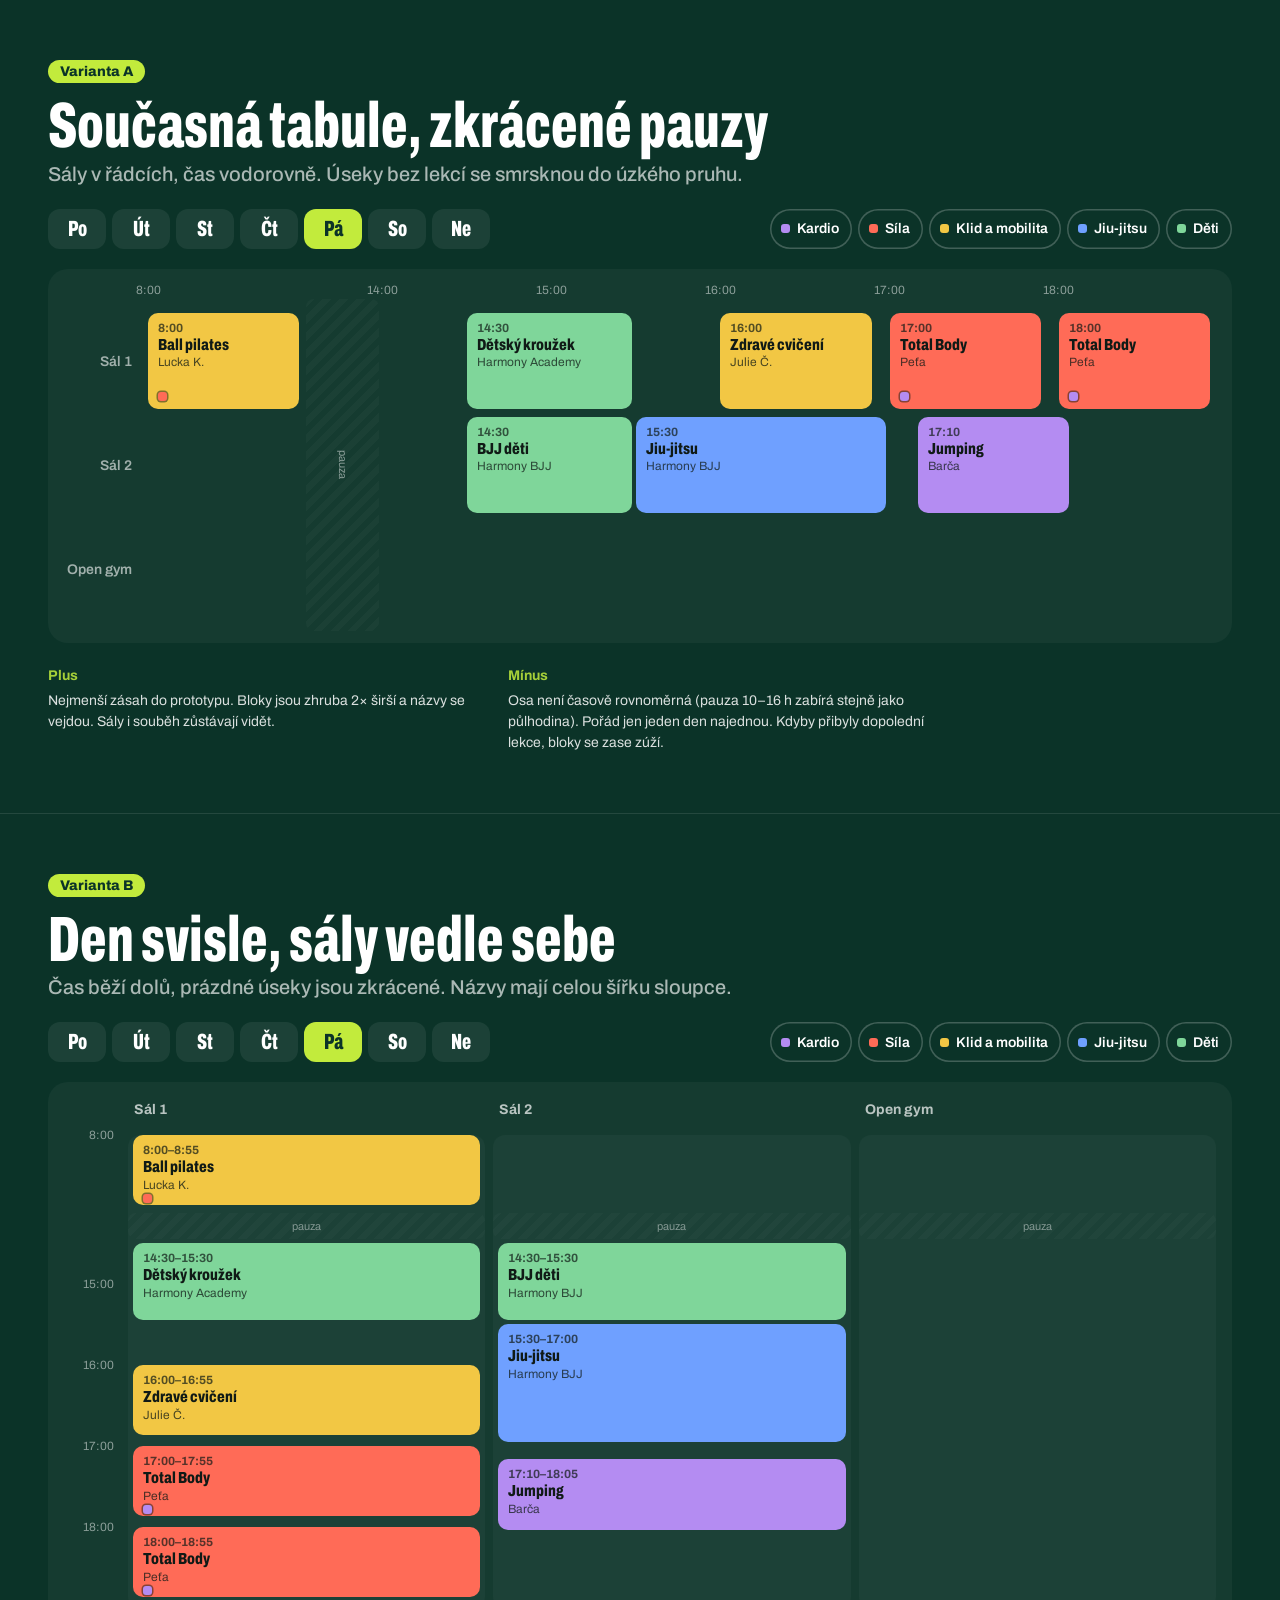
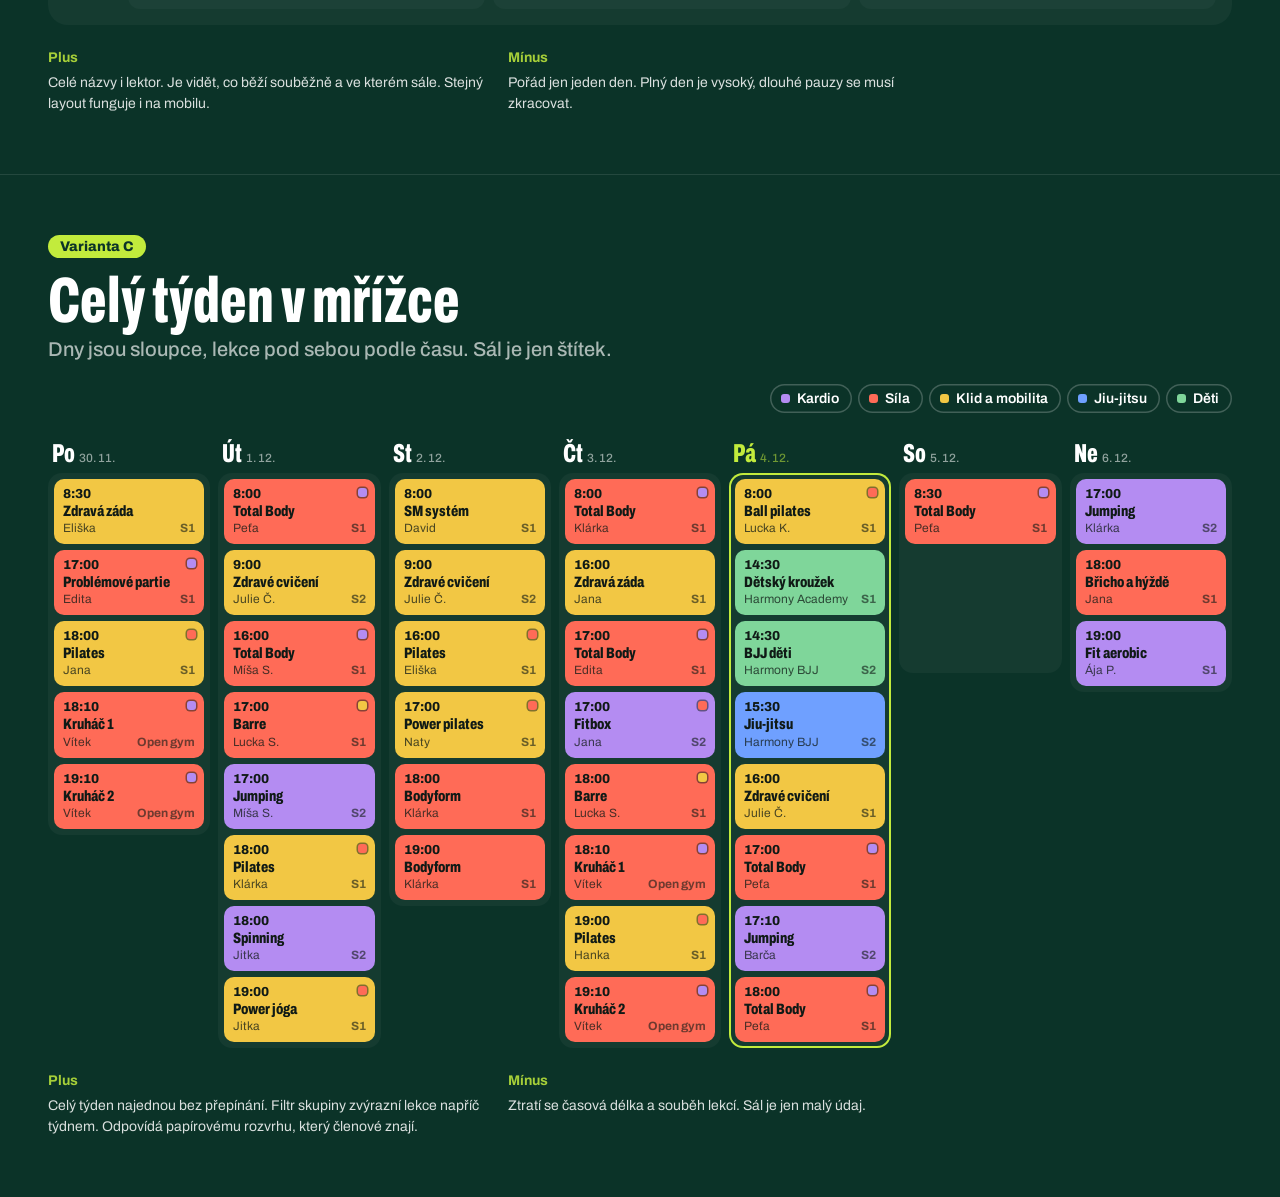
<file: rozvrh-varianty.html>
<!doctype html>
<html lang="cs"><head><meta charset="utf-8"><meta name="viewport" content="width=device-width, initial-scale=1">
<title>Rozvrh – varianty A, B a C</title>
<link href="https://fonts.googleapis.com/css2?family=Archivo:wdth,wght@62..125,300..900&display=swap" rel="stylesheet">
<style>
:root{--forest:#0B3328;--ink:#101A16;--lime:#C2EB3C;--paper:#F7F9F5;--line:rgba(255,255,255,.1)}
*{box-sizing:border-box;margin:0;padding:0}
body{font-family:Archivo,system-ui,sans-serif;background:var(--forest);color:#fff;-webkit-font-smoothing:antialiased}
.wrap{max-width:1240px;margin:0 auto;padding:60px 28px}
h1{font-variation-settings:"wdth" 62;font-weight:800;font-size:64px;line-height:.9;margin-bottom:8px}
h1 small{display:block;font-size:20px;font-variation-settings:"wdth" 100;font-weight:500;opacity:.65;margin-top:10px}
.lbl{display:inline-block;background:var(--lime);color:var(--forest);font-weight:800;font-size:14px;padding:4px 12px;border-radius:99px;margin-bottom:14px}
section+section{border-top:1px solid var(--line)}
.c-mind{--c:#F2C744}.c-cardio{--c:#B48CF2}.c-sila{--c:#FF6B57}.c-boj{--c:#6FA0FF}.c-deti{--c:#7FD69A}
.bar{display:flex;justify-content:space-between;flex-wrap:wrap;gap:12px;margin:26px 0 20px}
.days,.filters{display:flex;gap:6px;flex-wrap:wrap}
.days button,.filters button{font:inherit;cursor:pointer;border:0;color:#fff}
.days button{background:rgba(255,255,255,.07);border-radius:12px;width:58px;padding:8px 0;font-weight:800;font-variation-settings:"wdth" 62;font-size:22px}
.days button[aria-selected=true]{background:var(--lime);color:var(--forest)}
.filters button{border-radius:99px;padding:7px 13px 7px 11px;background:transparent;box-shadow:inset 0 0 0 1.5px rgba(255,255,255,.22);font-size:14px;font-weight:600;display:flex;gap:7px;align-items:center}
.filters button[aria-pressed=true]{background:#fff;color:var(--forest);box-shadow:none}
.sw{width:9px;height:9px;border-radius:3px;background:var(--c)}
.blk{position:absolute;border-radius:10px;background:var(--c);color:var(--ink);padding:8px 10px;overflow:hidden;text-decoration:none;display:flex;flex-direction:column;gap:2px}
.blk .t{font-size:12px;font-weight:700;opacity:.7}
.blk .n{font-variation-settings:"wdth" 75;font-weight:800;font-size:16px;line-height:1.05}
.blk .w{font-size:12px;opacity:.75}
.sec{display:flex;gap:3px;margin-top:auto}.sec i{width:9px;height:9px;border-radius:3px;background:var(--c);box-shadow:0 0 0 1.5px rgba(16,26,22,.5)}
.dim{opacity:.12}
/* A */
.ha{position:relative;background:rgba(255,255,255,.04);border-radius:20px;padding:14px 18px 18px 100px}
.hax{position:relative;height:24px;margin-bottom:6px}
.hax span{position:absolute;transform:translateX(-50%);font-size:12px;opacity:.5;white-space:nowrap}
.hlane{position:relative;height:96px;margin-bottom:8px}
.hlane::before{content:attr(data-room);position:absolute;right:calc(100% + 16px);top:50%;transform:translateY(-50%);font-size:14px;font-weight:600;opacity:.6;white-space:nowrap}
.hlane .blk{top:0;bottom:0}
.hgap{position:absolute;top:30px;bottom:12px;display:flex;align-items:center;justify-content:center;writing-mode:vertical-rl;font-size:11px;opacity:.5;background:repeating-linear-gradient(135deg,rgba(255,255,255,.05) 0 6px,transparent 6px 12px);border-radius:8px}
/* B */
.vb{display:grid;grid-template-columns:56px repeat(3,1fr);gap:8px;background:rgba(255,255,255,.04);border-radius:20px;padding:16px}
.vb .hd{font-weight:700;font-size:14px;opacity:.7;padding:4px 6px 10px}
.vcol,.vaxis{position:relative}
.vcol{background:rgba(255,255,255,.03);border-radius:12px}
.vaxis span{position:absolute;right:6px;transform:translateY(-50%);font-size:12px;opacity:.5}
.gap{position:absolute;left:0;right:0;display:flex;align-items:center;justify-content:center;font-size:11px;opacity:.45;background:repeating-linear-gradient(135deg,rgba(255,255,255,.05) 0 6px,transparent 6px 12px);border-radius:8px}
.vcol .blk{left:5px;right:5px}
/* C */
.wk{display:grid;grid-template-columns:repeat(7,1fr);gap:8px}
.wd h3{font-variation-settings:"wdth" 62;font-weight:800;font-size:26px;padding:6px 4px}
.wd h3 small{font-size:12px;font-variation-settings:"wdth" 100;font-weight:500;opacity:.55;margin-left:4px}
.wd.today h3{color:var(--lime)}
.wd ul{list-style:none;display:flex;flex-direction:column;gap:6px;background:rgba(255,255,255,.04);border-radius:14px;padding:6px;min-height:200px}
.wd.today ul{box-shadow:inset 0 0 0 2px var(--lime)}
.ci{position:relative;border-radius:10px;background:var(--c);color:var(--ink);padding:8px 9px 9px;display:block;text-decoration:none}
.ci .t{font-size:13px;font-weight:800;font-variant-numeric:tabular-nums}
.ci .n{font-variation-settings:"wdth" 75;font-weight:800;font-size:15px;line-height:1.08;margin:2px 0}
.ci .w{font-size:12px;opacity:.75;display:flex;justify-content:space-between;gap:4px}
.ci .room{font-weight:700;opacity:.8}
.ci .sec{position:absolute;top:9px;right:8px}
.empty{font-size:13px;opacity:.5;padding:8px}
.pro{margin-top:22px;display:grid;grid-template-columns:1fr 1fr;gap:20px;font-size:14px;line-height:1.5;opacity:.85;max-width:900px}
.pro b{display:block;color:var(--lime);margin-bottom:4px}
@media(max-width:900px){.wk{grid-template-columns:1fr}.pro{grid-template-columns:1fr}}
</style></head><body>
<section><div class="wrap">
  <span class="lbl">Varianta A</span>
  <h1>Současná tabule, zkrácené pauzy<small>Sály v řádcích, čas vodorovně. Úseky bez lekcí se smrsknou do úzkého pruhu.</small></h1>
  <div class="bar"><div class="days" id="aDays"></div><div class="filters" id="aF"></div></div>
  <div class="ha" id="ha"></div>
  <div class="pro"><div><b>Plus</b>Nejmenší zásah do prototypu. Bloky jsou zhruba 2× širší a názvy se vejdou. Sály i souběh zůstávají vidět.</div><div><b>Mínus</b>Osa není časově rovnoměrná (pauza 10–16 h zabírá stejně jako půlhodina). Pořád jen jeden den najednou. Kdyby přibyly dopolední lekce, bloky se zase zúží.</div></div>
</div></section>
<section><div class="wrap">
  <span class="lbl">Varianta B</span>
  <h1>Den svisle, sály vedle sebe<small>Čas běží dolů, prázdné úseky jsou zkrácené. Názvy mají celou šířku sloupce.</small></h1>
  <div class="bar"><div class="days" id="bDays"></div><div class="filters" id="bF"></div></div>
  <div class="vb" id="vb"></div>
  <div class="pro"><div><b>Plus</b>Celé názvy i lektor. Je vidět, co běží souběžně a ve kterém sále. Stejný layout funguje i na mobilu.</div><div><b>Mínus</b>Pořád jen jeden den. Plný den je vysoký, dlouhé pauzy se musí zkracovat.</div></div>
</div></section>
<section><div class="wrap">
  <span class="lbl">Varianta C</span>
  <h1>Celý týden v mřížce<small>Dny jsou sloupce, lekce pod sebou podle času. Sál je jen štítek.</small></h1>
  <div class="bar"><div></div><div class="filters" id="cF"></div></div>
  <div class="wk" id="wk"></div>
  <div class="pro"><div><b>Plus</b>Celý týden najednou bez přepínání. Filtr skupiny zvýrazní lekce napříč týdnem. Odpovídá papírovému rozvrhu, který členové znají.</div><div><b>Mínus</b>Ztratí se časová délka a souběh lekcí. Sál je jen malý údaj.</div></div>
</div></section>
<script>
const CAT={cardio:["Kardio","c-cardio"],sila:["Síla","c-sila"],mind:["Klid a mobilita","c-mind"],boj:["Jiu-jitsu","c-boj"],deti:["Děti","c-deti"]};
const S=[
 [1,"8:30","Zdravá záda","Eliška","Sál 1","mind"],
 [1,"17:00","Problémové partie","Edita","Sál 1","cardio"],
 [1,"18:00","Pilates","Jana","Sál 1","mind"],
 [1,"18:10","Kruháč 1","Vítek","Open gym","sila"],
 [1,"19:10","Kruháč 2","Vítek","Open gym","sila"],
 [2,"8:00","Total Body","Peťa","Sál 1","sila"],
 [2,"9:00","Zdravé cvičení","Julie Č.","Sál 2","mind",1],
 [2,"16:00","Total Body","Míša S.","Sál 1","sila",1],
 [2,"17:00","Barre","Lucka S.","Sál 1","mind",1],
 [2,"17:00","Jumping","Míša S.","Sál 2","cardio"],
 [2,"18:00","Pilates","Klárka","Sál 1","mind"],
 [2,"18:00","Spinning","Jitka","Sál 2","cardio"],
 [2,"19:00","Power jóga","Jitka","Sál 1","mind"],
 [3,"8:00","SM systém","David","Sál 1","mind"],
 [3,"9:00","Zdravé cvičení","Julie Č.","Sál 2","mind",1],
 [3,"16:00","Pilates","Eliška","Sál 1","mind"],
 [3,"17:00","Power pilates","Naty","Sál 1","mind",1],
 [3,"18:00","Bodyform","Klárka","Sál 1","sila"],
 [3,"19:00","Bodyform","Klárka","Sál 1","sila"],
 [4,"8:00","Total Body","Klárka","Sál 1","sila"],
 [4,"16:00","Zdravá záda","Jana","Sál 1","mind",1],
 [4,"17:00","Total Body","Edita","Sál 1","sila"],
 [4,"17:00","Fitbox","Jana","Sál 2","cardio",1],
 [4,"18:00","Barre","Lucka S.","Sál 1","mind",1],
 [4,"18:10","Kruháč 1","Vítek","Open gym","sila"],
 [4,"19:00","Pilates","Hanka","Sál 1","mind"],
 [4,"19:10","Kruháč 2","Vítek","Open gym","sila",1],
 [5,"8:00","Ball pilates","Lucka K.","Sál 1","mind"],
 [5,"14:30","Dětský kroužek","Harmony Academy","Sál 1","deti",0,60],
 [5,"14:30","BJJ děti","Harmony BJJ","Sál 2","deti",0,60],
 [5,"15:30","Jiu-jitsu","Harmony BJJ","Sál 2","boj",0,90],
 [5,"16:00","Zdravé cvičení","Julie Č.","Sál 1","mind",1],
 [5,"17:00","Total Body","Peťa","Sál 1","sila"],
 [5,"17:10","Jumping","Barča","Sál 2","cardio",1],
 [5,"18:00","Total Body","Peťa","Sál 1","sila"],
 [6,"8:30","Total Body","Peťa","Sál 1","sila"],
 [0,"17:00","Jumping","Klárka","Sál 2","cardio"],
 [0,"18:00","Břicho a hýždě","Jana","Sál 1","sila"],
 [0,"19:00","Fit aerobic","Ája P.","Sál 1","cardio",1]
];
const LES={
 "Jumping":[["cardio"],2,"Skákání na trampolínách v rytmu hudby. Šetrné ke kloubům."],
 "Spinning":[["cardio"],2,"Jízda na kole ve skupině, tempo si řídíte sami."],
 "Fit aerobic":[["cardio"],1,"Taneční aerobik pro dobrou náladu a kondici."],
 "Fitbox":[["cardio","sila"],3,"Údery a kopy do pytlů, intervalový trénink."],
 "Problémové partie":[["sila","cardio"],2,"Zpevnění břicha, stehen a hýždí."],
 "Total Body":[["sila","cardio"],2,"Celé tělo za hodinu: síla i kondice."],
 "Kruhový trénink":[["sila","cardio"],3,"Stanoviště v open gymu, střídání zátěže a pauz."],
 "Bodyform":[["sila"],2,"Posilování s vlastní vahou a pomůckami."],
 "Břicho a hýždě":[["sila"],2,"Cílené posílení středu těla a hýždí."],
 "Barre":[["sila","mind"],2,"Prvky baletu, pilates a posilování u tyče."],
 "Pilates":[["mind","sila"],1,"Hluboký stabilizační systém, dech a držení těla."],
 "Power pilates":[["mind","sila"],2,"Dynamičtější pilates s větší zátěží."],
 "Ball pilates":[["mind","sila"],1,"Ranní pilates s velkým míčem."],
 "Power jóga":[["mind","sila"],2,"Dynamická jóga pro sílu i protažení."],
 "Zdravá záda":[["mind"],1,"Úleva pro záda, mobilita páteře a protažení."],
 "Zdravé cvičení":[["mind"],1,"Klidné tempo, stabilita a koordinace. Vede rehabilitační lektorka."],
 "SM systém":[["mind"],1,"Spirální stabilizace páteře podle MUDr. Smíška."]
};
const ALIAS={"Kruháč 1":"Kruhový trénink","Kruháč 2":"Kruhový trénink"};
const tagsOf=s=>s[5]==="boj"||s[5]==="deti"?[s[5]]:(LES[ALIAS[s[2]]||s[2]]||[[s[5]]])[0];
const m=t=>{const[a,b]=t.split(":").map(Number);return a*60+b},dur=s=>s[7]||55;
const DS=["Ne","Po","Út","St","Čt","Pá","So"],ORDER=[1,2,3,4,5,6,0],ROOMS=["Sál 1","Sál 2","Open gym"];
const now=new Date(),today=now.getDay();
const mon=new Date(now);mon.setDate(now.getDate()-((today+6)%7));
const dateOf=i=>{const d=new Date(mon);d.setDate(mon.getDate()+i);return d.getDate()+". "+(d.getMonth()+1)+"."};
let bDay=today,bCat=null,cCat=null;
function filters(el,get,set,after){el.innerHTML=Object.entries(CAT).map(([k,[l,c]])=>`<button class="${c}" data-c="${k}" aria-pressed="${get()===k}"><span class="sw"></span>${l}</button>`).join("");
 el.querySelectorAll("button").forEach(b=>b.onclick=()=>{set(get()===b.dataset.c?null:b.dataset.c);filters(el,get,set,after);after()})}
const sec=tg=>tg.length>1?`<span class="sec">${tg.slice(1).map(t=>`<i class="${CAT[t][1]}"></i>`).join("")}</span>`:"";
/* A */
let aDay=today,aCat=null;
function segments(day,maxGap){let segs=[],cur=null;day.forEach(s=>{const a=m(s[1]),e=a+dur(s);if(cur&&a-cur[1]<=maxGap)cur[1]=Math.max(cur[1],e);else{cur=[a,e];segs.push(cur)}});return segs}
function renderA(){
 document.getElementById("aDays").innerHTML=ORDER.map(d=>`<button data-d="${d}" aria-selected="${d===aDay}">${DS[d]}</button>`).join("");
 document.querySelectorAll("#aDays button").forEach(b=>b.onclick=()=>{aDay=+b.dataset.d;renderA()});
 const day=S.filter(s=>s[0]===aDay).sort((a,b)=>m(a[1])-m(b[1]));
 const el=document.getElementById("ha");
 if(!day.length){el.innerHTML='<p style="opacity:.6;padding:20px 0">Tento den nejsou lekce.</p>';return}
 const segs=segments(day,60).map(g=>[Math.floor(g[0]/60)*60,g[1]]);
 const GAP=28;const total=segs.reduce((t,g)=>t+g[1]-g[0],0)+GAP*(segs.length-1);
 const map=[];let x=0;segs.forEach((g,i)=>{if(i)x+=GAP;map.push([g[0],g[1],x]);x+=g[1]-g[0]});
 const X=t=>{const g=map.find(g=>t>=g[0]&&t<=g[1]);return (g[2]+t-g[0])/total*100};
 let html='<div class="hax">';map.forEach(([a,b,xx])=>{for(let t=Math.ceil(a/60)*60;t<=b;t+=60)html+=`<span style="left:${(xx+t-a)/total*100}%">${t/60}:00</span>`});html+='</div>';
 html+=map.slice(1).map((g,i)=>{const l=(map[i][2]+map[i][1]-map[i][0])/total*100;return `<div class="hgap" style="left:calc(100px + (100% - 118px)*${l/100} + 3px);width:calc((100% - 118px)*${GAP/total} - 6px)">pauza</div>`}).join("");
 ROOMS.forEach(r=>{html+=`<div class="hlane" data-room="${r}">`+day.filter(s=>s[4]===r).map(s=>{const tg=tagsOf(s),a=m(s[1]),e=a+dur(s);
   return `<a class="blk ${CAT[tg[0]][1]} ${aCat&&!tg.includes(aCat)?"dim":""}" style="left:${X(a)}%;width:calc(${(e-a)/total*100}% - 4px)"><span class="t">${s[1]}</span><span class="n">${s[2]}</span><span class="w">${s[3]}</span>${sec(tg)}</a>`}).join("")+`</div>`});
 el.innerHTML=html;
}
filters(document.getElementById("aF"),()=>aCat,v=>aCat=v,renderA);renderA();

/* B */
const PX=1.35; // px na minutu
function renderB(){
 document.getElementById("bDays").innerHTML=ORDER.map(d=>`<button data-d="${d}" aria-selected="${d===bDay}">${DS[d]}</button>`).join("");
 document.querySelectorAll("#bDays button").forEach(b=>b.onclick=()=>{bDay=+b.dataset.d;renderB()});
 const day=S.filter(s=>s[0]===bDay).sort((a,b)=>m(a[1])-m(b[1]));
 // segmenty: zkrátit mezery > 60 min
 let segs=[],cur=null;day.forEach(s=>{const a=m(s[1]),e=a+dur(s);if(cur&&a-cur[1]<=60)cur[1]=Math.max(cur[1],e);else{cur=[a,e];segs.push(cur)}});
 const map=[];let y=0;const GAP=34;
 segs.forEach((g,i)=>{if(i)y+=GAP;map.push([g[0],g[1],y]);y+=(g[1]-g[0])*PX});
 const Y=t=>{const g=map.find(g=>t>=g[0]&&t<=g[1]);return g[2]+(t-g[0])*PX};
 const H=y+8;
 let axis=`<div class="vaxis" style="height:${H}px">`;
 map.forEach(([a,b,yy])=>{for(let t=Math.ceil(a/60)*60;t<=b;t+=60)axis+=`<span style="top:${yy+(t-a)*PX}px">${t/60}:00</span>`});
 axis+=`</div>`;
 const gaps=map.slice(1).map((g,i)=>`<div class="gap" style="top:${map[i][2]+(map[i][1]-map[i][0])*PX+4}px;height:${GAP-8}px">pauza</div>`).join("");
 let html=`<div></div>`+ROOMS.map(r=>`<div class="hd">${r}</div>`).join("")+axis;
 ROOMS.forEach(r=>{html+=`<div class="vcol" style="height:${H}px">${gaps}`+day.filter(s=>s[4]===r).map(s=>{const tg=tagsOf(s),a=m(s[1]);const e=a+dur(s);
   return `<a class="blk ${CAT[tg[0]][1]} ${bCat&&!tg.includes(bCat)?"dim":""}" style="top:${Y(a)}px;height:${(e-a)*PX-4}px"><span class="t">${s[1]}–${Math.floor(e/60)}:${String(e%60).padStart(2,"0")}</span><span class="n">${s[2]}</span><span class="w">${s[3]}</span>${sec(tg)}</a>`}).join("")+`</div>`});
 if(!day.length)html+=`<p style="grid-column:2/-1;opacity:.6;padding:20px">Tento den nejsou lekce.</p>`;
 document.getElementById("vb").innerHTML=html;
}
filters(document.getElementById("bF"),()=>bCat,v=>bCat=v,renderB);renderB();
/* C */
function renderC(){
 document.getElementById("wk").innerHTML=ORDER.map((d,i)=>{const day=S.filter(s=>s[0]===d).sort((a,b)=>m(a[1])-m(b[1]));
  return `<div class="wd ${d===today?"today":""}"><h3>${DS[d]}<small>${dateOf(i)}</small></h3><ul>${day.length?day.map(s=>{const tg=tagsOf(s);
   return `<li><a class="ci ${CAT[tg[0]][1]} ${cCat&&!tg.includes(cCat)?"dim":""}"><div class="t">${s[1]}</div><div class="n">${s[2]}</div><div class="w"><span>${s[3]}</span><span class="room">${s[4].replace("Sál ","S")}</span></div>${sec(tg)}</a></li>`}).join(""):`<li class="empty">Bez lekcí</li>`}</ul></div>`}).join("");
}
filters(document.getElementById("cF"),()=>cCat,v=>cCat=v,renderC);renderC();
</script></body></html>
</file>
